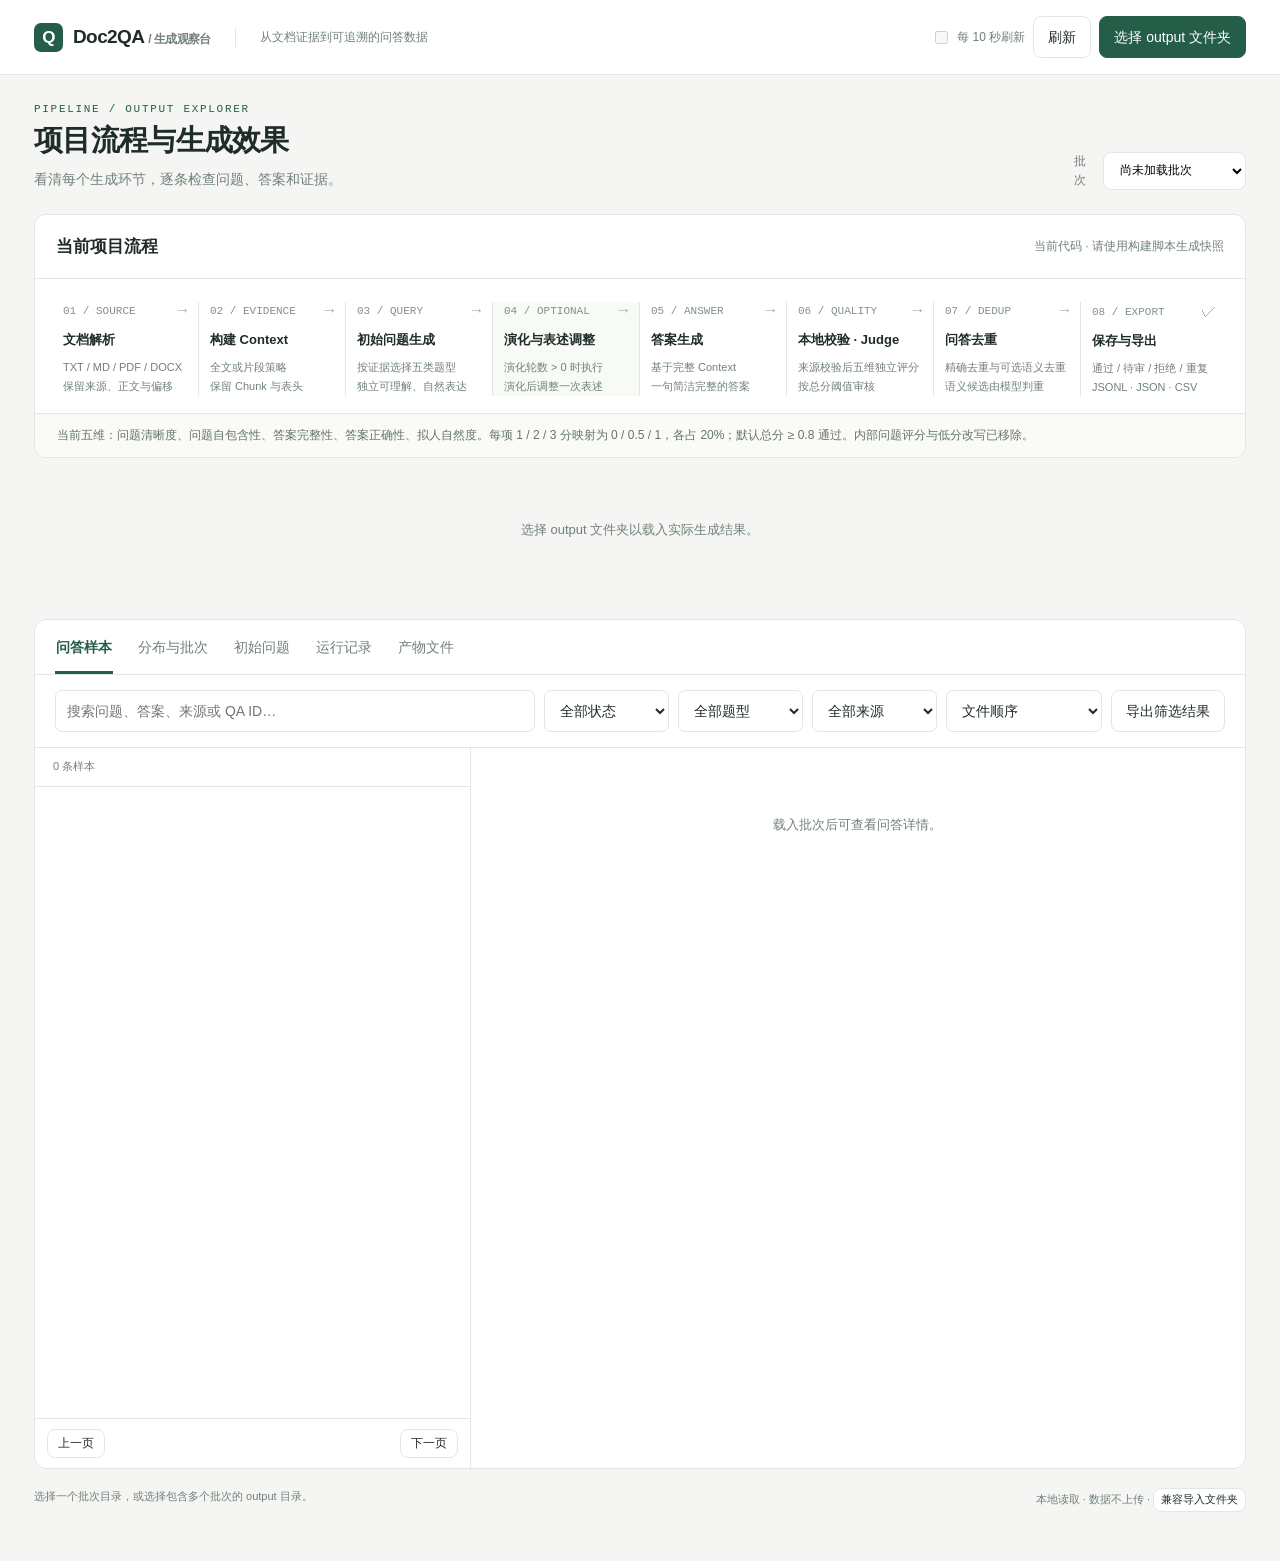
<file: doc2qa/tools/output_viewer.html>
<!doctype html>
<html lang="zh-CN">
<head>
<meta charset="utf-8">
<meta name="viewport" content="width=device-width,initial-scale=1">
<meta name="color-scheme" content="light">
<title>Doc2QA · 流程与生成效果</title>
<style>
:root{--bg:#f5f6f3;--paper:#fff;--ink:#202c2a;--muted:#71807a;--line:#e2e7df;--green:#245d48;--light:#edf4ed;--amber:#a86417;--red:#a74f43;--mono:ui-monospace,SFMono-Regular,Consolas,monospace}
*{box-sizing:border-box}body{margin:0;background:var(--bg);color:var(--ink);font:14px/1.6 -apple-system,BlinkMacSystemFont,"Segoe UI","PingFang SC",sans-serif}button,input,select{font:inherit}button,select{cursor:pointer}button{border:1px solid var(--line);border-radius:8px;background:white;padding:9px 14px;color:var(--ink)}button:hover{border-color:var(--green);background:var(--light)}button:disabled{opacity:.5;cursor:default}button:focus-visible,input:focus-visible,select:focus-visible,summary:focus-visible,a:focus-visible{outline:3px solid #83ac84;outline-offset:3px}.primary{background:var(--green);color:white;border-color:var(--green)}.primary:hover{background:#174431;color:white}a{color:var(--green)}header{border-bottom:1px solid var(--line);background:#ffffffed;position:sticky;top:0;z-index:5}.topbar{max-width:1536px;margin:auto;padding:16px 34px;display:flex;align-items:center;gap:24px}.brand{font-size:19px;font-weight:750;letter-spacing:-.6px;white-space:nowrap}.mark{display:inline-grid;place-items:center;width:29px;height:29px;background:var(--green);color:white;border-radius:7px;font-size:17px;margin-right:10px}.topnote{color:var(--muted);font-size:12px;border-left:1px solid var(--line);padding-left:24px}.actions{display:flex;gap:8px;align-items:center;margin-left:auto}.quiet{font-size:12px;color:var(--muted)}main{max-width:1536px;margin:auto;padding:28px 34px 48px}.eyebrow{font:11px var(--mono);letter-spacing:1.7px;color:var(--green);margin-bottom:6px}h1{font-size:29px;line-height:1.35;margin:0 0 7px;letter-spacing:-.7px}h2{font-size:17px;margin:0}h3{font-size:14px;margin:0}.intro{display:flex;justify-content:space-between;align-items:flex-end;gap:20px;margin-bottom:24px}.intro p{margin:0;color:var(--muted)}.run-picker{display:flex;align-items:center;gap:10px;max-width:52%}.run-picker select{max-width:440px;width:100%;background:white;border:1px solid var(--line);border-radius:8px;padding:10px 32px 10px 12px;font:12px var(--mono)}.panel{background:var(--paper);border:1px solid var(--line);border-radius:12px}.panel-head{padding:18px 21px;display:flex;gap:16px;align-items:center;justify-content:space-between;border-bottom:1px solid var(--line)}.tag{display:inline-block;padding:3px 8px;border-radius:5px;background:#f0f2ee;color:#61716b;font-size:11px;font-weight:500}.tag.green{background:var(--light);color:var(--green)}.tag.amber{background:#fbf0de;color:var(--amber)}.tag.red{background:#f9ece9;color:var(--red)}.flow{margin-bottom:18px}.flow-grid{display:grid;grid-template-columns:repeat(8,minmax(0,1fr));gap:0;padding:23px 17px 17px}.step{position:relative;padding:0 11px;border-right:1px solid var(--line)}.step:last-child{border:0}.step-number{font:11px var(--mono);color:#829288;margin-bottom:10px;display:flex;align-items:center;justify-content:space-between}.step-number:after{content:'→';color:#a4b0a8;font-size:16px}.step:last-child .step-number:after{content:'✓'}.step h3{margin-bottom:7px;font-size:13px}.step p{font-size:11px;color:var(--muted);line-height:1.7;margin:0}.step.optional{background:#f7faf5}.flow-note{padding:12px 22px;background:#fafbf8;font-size:12px;border-top:1px solid var(--line);color:#64736a;border-radius:0 0 12px 12px}.stats{display:grid;grid-template-columns:repeat(6,1fr);gap:12px;margin-bottom:18px}.stat{padding:16px 19px}.stat .label{font-size:12px;color:var(--muted)}.stat .number{font-size:29px;line-height:1.5;font-weight:650;letter-spacing:-.8px}.stat .foot{font-size:11px;color:var(--muted)}.stat .number.green{color:var(--green)}.stat .number.red{color:var(--red)}.notice{border:1px solid #eadcc3;background:#fdf9f0;color:#8a6937;padding:11px 15px;border-radius:8px;font-size:12px;margin-bottom:16px;overflow-wrap:anywhere}.notice.info{background:#edf3ed;border-color:#d6e3d5;color:var(--green)}.notice:empty{display:none}.meta-row{display:flex;gap:8px;flex-wrap:wrap;margin:0 0 16px}.tabs{display:flex;border-bottom:1px solid var(--line);gap:24px;padding:0 20px;background:white;border-radius:12px 12px 0 0}.tab{border:0;border-radius:0;padding:16px 1px 12px;border-bottom:3px solid transparent;color:var(--muted);background:transparent}.tab[aria-selected=true]{border-color:var(--green);color:var(--green);font-weight:650}.tab:hover{background:transparent}.view[hidden]{display:none}.filters{display:flex;gap:9px;padding:15px 20px;border-bottom:1px solid var(--line);flex-wrap:wrap}.filters input,.filters select{border:1px solid var(--line);padding:8px 11px;border-radius:7px;background:#fff;min-width:125px;color:var(--ink)}.filters input{flex:1;min-width:180px}.workspace{display:grid;grid-template-columns:minmax(290px,36%) minmax(0,1fr);height:720px;max-height:85vh}.list-pane{border-right:1px solid var(--line);display:flex;flex-direction:column;min-height:0}.list-top{font-size:11px;padding:10px 18px;color:var(--muted);border-bottom:1px solid var(--line);display:flex;justify-content:space-between;align-items:center}.qa-list{overflow:auto;flex:1}.qa-item{display:block;width:100%;text-align:left;border:0;border-radius:0;border-bottom:1px solid #edf0e9;padding:16px 18px;background:white}.qa-item.selected{background:#f0f5ed;box-shadow:inset 3px 0 var(--green)}.qa-item:hover{background:#f7faf3}.qa-item .q{font-size:13px;line-height:1.6;display:-webkit-box;-webkit-line-clamp:3;-webkit-box-orient:vertical;overflow:hidden}.qa-item .item-meta{display:flex;align-items:center;gap:6px;flex-wrap:wrap;margin-bottom:8px}.qa-item .source{display:block;color:var(--muted);font-size:10px;margin-top:8px;white-space:nowrap;overflow:hidden;text-overflow:ellipsis}.score-text{margin-left:auto;font:12px var(--mono);color:var(--green)}.pager{border-top:1px solid var(--line);display:flex;justify-content:space-between;align-items:center;padding:10px 12px;font-size:11px}.pager button{padding:4px 10px;font-size:12px}.detail{overflow:auto;padding:23px 27px;scroll-behavior:smooth}.detail-id{font:10px var(--mono);color:var(--muted);overflow-wrap:anywhere;margin-bottom:12px}.detail h2{font-size:19px;line-height:1.6;margin:0 0 18px;font-weight:650;overflow-wrap:anywhere}.section-label{font:10px var(--mono);letter-spacing:1px;color:var(--muted);margin-bottom:8px}.answer{background:#f3f6ef;border:1px solid #e6ebdf;border-left:3px solid #648b62;border-radius:6px;padding:15px 17px;line-height:1.85;white-space:pre-wrap;overflow-wrap:anywhere;margin-bottom:23px}.dimensions{display:grid;grid-template-columns:repeat(auto-fit,minmax(115px,1fr));gap:8px;margin-bottom:14px}.dimension{background:#fafbf8;border:1px solid var(--line);border-radius:7px;padding:10px 11px}.dimension .dim-name{font-size:11px;color:var(--muted)}.dimension strong{font:20px var(--mono)}.dimension small{font-size:10px;color:var(--muted)}.meter{height:3px;background:#e5e9e0;margin-top:8px;border-radius:3px;overflow:hidden}.meter i{display:block;height:100%;background:#73966a}.score-note{font-size:11px;color:var(--muted);margin-bottom:20px}.reason{background:#faf0ec;color:var(--red);font-size:12px;padding:10px 12px;border-radius:6px;margin:12px 0;overflow-wrap:anywhere}.evidence{margin-top:20px}.evidence details,.context-block{border:1px solid var(--line);border-radius:7px;margin:8px 0}.evidence summary,.context-block summary{cursor:pointer;padding:11px 13px;font-size:12px;overflow-wrap:anywhere}.quote{padding:13px 16px;margin:0;border-top:1px solid var(--line);background:#fafbf8;font:12px/1.9 var(--mono);white-space:pre-wrap;overflow-wrap:anywhere;max-height:420px;overflow:auto;border-radius:0 0 7px 7px}.quote-info{font:10px var(--mono);color:var(--muted);padding:8px 14px;overflow-wrap:anywhere}.empty{padding:44px 20px;color:var(--muted);font-size:13px;text-align:center}.subtle{color:var(--muted);font-size:12px}.wide-content{padding:20px;min-height:360px}.analytics{display:grid;grid-template-columns:1fr 1fr;gap:22px}.chart-section{border:1px solid var(--line);border-radius:8px;padding:20px}.chart-section h3{margin-bottom:16px}.bar-row{display:grid;grid-template-columns:minmax(100px,1fr) 2fr 36px;gap:12px;align-items:center;margin:12px 0;font-size:12px}.bar-name{overflow:hidden;text-overflow:ellipsis;white-space:nowrap}.bar-track{height:8px;border-radius:5px;background:#edf1e8;overflow:hidden}.bar-fill{height:100%;background:#7d9b70;border-radius:5px}.bar-row b{font:12px var(--mono);text-align:right}.log-list{max-height:620px;overflow:auto}.log-row{padding:12px 2px;border-bottom:1px solid var(--line);display:grid;grid-template-columns:155px 145px 1fr;gap:14px;font-size:12px}.log-row time{font:11px var(--mono);color:var(--muted)}.log-row .message{overflow-wrap:anywhere}.artifact{padding:17px 20px}.artifact select{max-width:100%;width:500px;border:1px solid var(--line);border-radius:7px;padding:9px 12px;margin-bottom:14px;background:white}.raw{font:12px/1.8 var(--mono);background:#fafbf8;border:1px solid var(--line);border-radius:8px;padding:18px;overflow:auto;max-height:650px;white-space:pre-wrap;overflow-wrap:anywhere}.run-facts{display:grid;grid-template-columns:repeat(auto-fit,minmax(200px,1fr));gap:12px;margin-bottom:20px}.fact{padding:14px;border:1px solid var(--line);border-radius:7px;font-size:12px;overflow-wrap:anywhere}.fact small{display:block;color:var(--muted);margin-bottom:5px}.stage-table{width:100%;border-collapse:collapse;font-size:12px}.stage-table th,.stage-table td{text-align:left;padding:11px 12px;border-bottom:1px solid var(--line);vertical-align:top}.stage-table th{background:#f6f8f2;font-weight:500}.stage-table code{font-size:11px;overflow-wrap:anywhere}.toolbar-note{padding:0 20px 14px;color:var(--muted);font-size:11px}footer{display:flex;justify-content:space-between;gap:20px;padding-top:19px;color:var(--muted);font-size:11px}.hide{display:none!important}.check{display:flex;gap:6px;align-items:center;white-space:nowrap}.check input{accent-color:var(--green)}.loading{opacity:.6;pointer-events:none}#toast{position:fixed;bottom:25px;left:50%;transform:translateX(-50%);padding:12px 19px;border-radius:9px;background:#243d31;color:white;z-index:10;max-width:90vw;font-size:12px}#toast:empty{display:none}
@media(min-width:1600px){.workspace{height:780px}}@media(max-width:1050px){.flow-grid{grid-template-columns:repeat(4,1fr);row-gap:23px}.step:nth-child(4){border:0}.stats{grid-template-columns:repeat(3,1fr)}.topnote{display:none}.workspace{grid-template-columns:35% 65%}.detail{padding:20px}.run-picker{max-width:48%}.analytics{grid-template-columns:1fr}}
@media(max-width:700px){.topbar{padding:12px 16px;gap:8px;flex-wrap:wrap}.brand{font-size:17px}.actions{gap:5px}.actions button{font-size:11px;padding:7px 9px}#watch-label{display:none}main{padding:20px 14px}.intro{display:block}.run-picker{max-width:100%;margin-top:15px}.run-picker select{max-width:none}.stats{gap:7px}.stat{padding:11px}.stat .number{font-size:24px}.stat .foot{display:none}.flow-grid{padding:18px 8px;gap:18px 0}.step{padding:0 9px}.step h3{font-size:12px}.step p{font-size:10px}.flow-note{padding:12px;font-size:11px}.panel-head{padding:14px}.panel-head .quiet{display:none}.tabs{gap:16px;padding:0 13px;overflow:auto;white-space:nowrap}.tab{font-size:12px}.filters{padding:12px;gap:7px}.filters select{min-width:0;flex:1;font-size:11px;padding:7px}.filters input{min-width:100%;font-size:12px}.workspace{display:block;height:auto;max-height:none}.list-pane{border-right:0;border-bottom:1px solid var(--line)}.qa-list{max-height:320px}.detail{max-height:850px;padding:19px 16px}.detail h2{font-size:17px}.log-row{grid-template-columns:100px 1fr;gap:6px}.log-row .message{grid-column:1/-1}.wide-content{padding:13px}.stage-table th,.stage-table td{padding:8px}.stage-table th:last-child,.stage-table td:last-child{display:none}.bar-row{grid-template-columns:100px 1fr 30px}.artifact{padding:14px}footer{display:block}.check{font-size:11px}.intro h1{font-size:26px}}
</style>
</head>
<body>
<header><div class="topbar"><div class="brand"><span class="mark">Q</span>Doc2QA <span class="quiet">/ 生成观察台</span></div><div class="topnote">从文档证据到可追溯的问答数据</div><div class="actions"><label class="quiet check" id="watch-label"><input type="checkbox" id="watch" disabled>每 10 秒刷新</label><button id="refresh" title="重新读取已连接的目录">刷新</button><button class="primary" id="open-folder">选择 output 文件夹</button></div></div></header>
<main>
<section class="intro"><div><div class="eyebrow">PIPELINE / OUTPUT EXPLORER</div><h1>项目流程与生成效果</h1><p>看清每个生成环节，逐条检查问题、答案和证据。</p></div><div class="run-picker"><label class="quiet" for="run-select">批次</label><select id="run-select" aria-label="选择批次"><option>尚未加载批次</option></select></div></section>
<section class="panel flow" aria-label="当前项目流程"><div class="panel-head"><h2>当前项目流程</h2><span class="quiet" id="flow-version">读取当前版本…</span></div><div class="flow-grid">
<div class="step"><div class="step-number">01 / SOURCE</div><h3>文档解析</h3><p>TXT / MD / PDF / DOCX<br>保留来源、正文与偏移</p></div>
<div class="step"><div class="step-number">02 / EVIDENCE</div><h3>构建 Context</h3><p>全文或片段策略<br>保留 Chunk 与表头</p></div>
<div class="step"><div class="step-number">03 / QUERY</div><h3>初始问题生成</h3><p>按证据选择五类题型<br>独立可理解、自然表达</p></div>
<div class="step optional"><div class="step-number">04 / OPTIONAL</div><h3>演化与表述调整</h3><p>演化轮数 &gt; 0 时执行<br>演化后调整一次表述</p></div>
<div class="step"><div class="step-number">05 / ANSWER</div><h3>答案生成</h3><p>基于完整 Context<br>一句简洁完整的答案</p></div>
<div class="step"><div class="step-number">06 / QUALITY</div><h3>本地校验 · Judge</h3><p>来源校验后五维独立评分<br>按总分阈值审核</p></div>
<div class="step"><div class="step-number">07 / DEDUP</div><h3>问答去重</h3><p>精确去重与可选语义去重<br>语义候选由模型判重</p></div>
<div class="step"><div class="step-number">08 / EXPORT</div><h3>保存与导出</h3><p>通过 / 待审 / 拒绝 / 重复<br>JSONL · JSON · CSV</p></div>
</div><div class="flow-note">当前五维：问题清晰度、问题自包含性、答案完整性、答案正确性、拟人自然度。每项 1 / 2 / 3 分映射为 0 / 0.5 / 1，各占 20%；默认总分 ≥ 0.8 通过。内部问题评分与低分改写已移除。</div></section>
<div id="notice" class="notice" role="status"></div><div id="load-notice" class="notice info" role="status"></div>
<section class="stats" id="stats" aria-label="批次统计"></section>
<div class="meta-row" id="meta"></div>
<section class="panel">
<div class="tabs" role="tablist" aria-label="结果视图"><button class="tab" role="tab" aria-selected="true" aria-controls="qa-view" id="qa-tab" data-view="qa">问答样本</button><button class="tab" role="tab" aria-selected="false" aria-controls="overview-view" id="overview-tab" data-view="overview">分布与批次</button><button class="tab" role="tab" aria-selected="false" aria-controls="initial-view" id="initial-tab" data-view="initial">初始问题</button><button class="tab" role="tab" aria-selected="false" aria-controls="logs-view" id="logs-tab" data-view="logs">运行记录</button><button class="tab" role="tab" aria-selected="false" aria-controls="files-view" id="files-tab" data-view="files">产物文件</button></div>
<div class="view" role="tabpanel" aria-labelledby="qa-tab" id="qa-view"><div class="filters"><input id="search" type="search" aria-label="搜索问题、答案、来源或 QA ID" placeholder="搜索问题、答案、来源或 QA ID…"><select id="status-filter" aria-label="审核状态"><option value="">全部状态</option></select><select id="type-filter" aria-label="问题类型"><option value="">全部题型</option></select><select id="source-filter" aria-label="来源文档"><option value="">全部来源</option></select><select id="sort" aria-label="排序"><option value="original">文件顺序</option><option value="low">评分从低到高</option><option value="high">评分从高到低</option><option value="latest">生成时间从新到旧</option></select><button id="export">导出筛选结果</button></div><div class="workspace"><div class="list-pane"><div class="list-top"><span id="list-count">0 条样本</span><span id="record-origin"></span></div><div id="qa-list" class="qa-list"></div><div class="pager"><button id="prev">上一页</button><span id="page-label"></span><button id="next">下一页</button></div></div><article class="detail" id="detail" aria-label="问答详情"></article></div></div>
<div class="view" role="tabpanel" aria-labelledby="overview-tab" id="overview-view" hidden><div class="wide-content"><div class="run-facts" id="run-facts"></div><div class="analytics" id="charts"></div><h3 style="margin:24px 0 12px">批次配置与当前流程</h3><div id="stage-info"></div></div></div>
<div class="view" role="tabpanel" aria-labelledby="initial-tab" id="initial-view" hidden><div class="filters"><input type="search" id="initial-search" aria-label="搜索初始问题" placeholder="搜索初始问题…"><select id="initial-context" aria-label="按 Context 查看初始问题"><option value="">全部 Context</option></select></div><div id="initial-list" class="wide-content"></div></div>
<div class="view" role="tabpanel" aria-labelledby="logs-tab" id="logs-view" hidden><div class="filters"><input type="search" id="log-search" aria-label="搜索运行记录" placeholder="搜索阶段、消息或 Context…"><select id="log-status" aria-label="运行记录状态"><option value="">全部状态</option><option value="failed">失败</option><option value="completed">完成</option><option value="started">开始</option><option value="result">结果</option><option value="interrupted">中断</option></select></div><div class="toolbar-note" id="log-note"></div><div class="wide-content log-list" id="logs"></div></div>
<div class="view" role="tabpanel" aria-labelledby="files-tab" id="files-view" hidden><div class="artifact"><label class="section-label" for="file-select">批次产物 / 只读查看</label><br><select id="file-select" aria-label="选择产物文件"></select><pre class="raw" id="file-content"></pre></div></div>
</section>
<footer><span id="footer-source">选择一个批次目录，或选择包含多个批次的 output 目录。</span><span>本地读取 · 数据不上传 · <button id="fallback-import" style="font-size:11px;padding:2px 7px">兼容导入文件夹</button></span></footer>
</main>
<input type="file" id="folder-input" webkitdirectory directory multiple hidden>
<div id="toast" role="status" aria-live="polite"></div>
<script type="application/json" id="snapshot">__DOC2QA_SNAPSHOT__</script>
<script>
"use strict";
const $=id=>document.getElementById(id);
const escapeHTML=value=>String(value??"").replace(/[&<>"']/g,c=>({'&':'&amp;','<':'&lt;','>':'&gt;','"':'&quot;',"'":'&#39;'}[c]));
const fmt=value=>typeof value==='number'&&Number.isFinite(value)?value.toLocaleString('zh-CN'):"—";
const date=value=>{if(!value)return '未记录';const d=new Date(value);return Number.isNaN(+d)?String(value):d.toLocaleString('zh-CN',{hour12:false});};
const basename=value=>String(value??'').split(/[\\/]/).pop();
const statuses={auto_pass:'通过',pending_review:'待审核',rejected:'拒绝',duplicate:'重复',not_validated:'未审核',completed:'已完成',running:'运行中',partial:'部分完成',failed:'失败',interrupted:'已中断',started:'开始',result:'结果'};
const typeNames={factual:'事实',numeric_fact:'数值',list:'列举',conditional:'条件',comparison:'比较'};
const dimNames={question_clarity:'问题清晰度',self_containment:'问题自包含性',completeness:'答案完整性',answer_correctness:'答案正确性',personification:'拟人自然度',groundedness:'证据一致性（旧）',evidence_coverage:'证据覆盖度（旧）'};
const roots=new Set(['manifest.json','validation_manifest.json','deduplication_manifest.json','summary.json','config.json','preparation.json','progress.json','preview.json','candidates.jsonl','scored_candidates.jsonl','dataset.jsonl','dataset.json','review_queue.jsonl','rejected.jsonl','duplicates.jsonl','generated_qa.jsonl','documents.jsonl','chunks.jsonl','contexts.jsonl','events.jsonl','run.log']);
const markers=new Set(['manifest.json','validation_manifest.json','deduplication_manifest.json','summary.json','preview.json','candidates.jsonl','scored_candidates.jsonl','config.json']);
let snapshot={files:[],currentPrompt:'未记录'}, bundles=[], active=null, model=null, filtered=[], selected=null,page=0,handle=null,loading=false,timer=null;
const pageSize=30;
try{snapshot=JSON.parse($('snapshot').textContent);}catch{/* Unbuilt template supports folder loading. */}
function supported(path){const parts=path.split('/');return parts.length===1?roots.has(path):(parts[0]==='intermediate'&&['initial_questions.jsonl','generated_qa.jsonl'].includes(parts.at(-1)))||(parts[0]==='checkpoints'&&path.endsWith('.jsonl'));}
function tag(text,kind=''){return `<span class="tag ${kind}">${escapeHTML(text)}</span>`;}
function statusTag(status){return tag(statuses[status]||status||'未记录',status==='auto_pass'?'green':['rejected','failed'].includes(status)?'red':['pending_review','partial','interrupted'].includes(status)?'amber':'');}
function toast(message){$('toast').textContent=message;clearTimeout(timer);timer=setTimeout(()=>$('toast').textContent='',5000);}
function buildModel(bundle){
 const warnings=[...(bundle.warnings||[])],files=new Map(bundle.files.map(f=>[f.path,f]));
 function read(path){const file=files.get(path);if(!file)return null;const text=file.text.replace(/^\uFEFF/,'');if(path.endsWith('.jsonl')){const rows=[];for(const [i,line]of text.split(/\r?\n/).entries()){if(!line.trim())continue;try{rows.push(JSON.parse(line));}catch{warnings.push(`${path} 第 ${i+1} 行不是有效 JSON，已跳过。`);}}return rows;}try{return JSON.parse(text);}catch{warnings.push(`${path} 无法解析 JSON。`);return null;}}
 const manifest=read('manifest.json')||read('validation_manifest.json')||read('deduplication_manifest.json')||{};
 const config=read('config.json')||manifest.config||{},summary=read('summary.json')||manifest.summary||{},progress=read('progress.json')||{};
 const docs=read('documents.jsonl')||[],chunks=read('chunks.jsonl')||[],contexts=read('contexts.jsonl')||[];
 const events=read('events.jsonl')||[],initial=[],generated=[];
 for(const path of files.keys()){if(path.startsWith('intermediate/')&&path.endsWith('/initial_questions.jsonl'))initial.push(...(read(path)||[]));if(path.startsWith('intermediate/')&&path.endsWith('/generated_qa.jsonl'))generated.push(...(read(path)||[]));}
 let records=[],origin='',provisional=false;
 if(files.has('candidates.jsonl')){records=read('candidates.jsonl')||[];origin='candidates.jsonl';}
 else{
  const queues=['dataset.jsonl','review_queue.jsonl','rejected.jsonl','duplicates.jsonl'].filter(p=>files.has(p));
  if(queues.length){const values=new Map();for(const path of queues)for(const row of read(path)||[])values.set(row.qa_id||JSON.stringify(row),row);records=[...values.values()];origin='最终导出队列';}
  else if(files.has('scored_candidates.jsonl')){records=read('scored_candidates.jsonl')||[];origin='去重前评分快照';provisional=true;}
  else{const validated=[...files.keys()].filter(p=>p.startsWith('checkpoints/')&&p.includes('validated')&&p.endsWith('.jsonl'));const candidates=[...files.keys()].filter(p=>p.startsWith('checkpoints/')&&p.endsWith('.jsonl')&&!p.includes('validated'));const paths=[...candidates,...validated];for(const path of paths)records.push(...(read(path)||[]));if(records.length){const savedContexts=new Set(records.map(q=>q.context_id));records.push(...generated.filter(q=>!savedContexts.has(q.context_id)));origin='生成与审核检查点（去重 / 导出未完成）';provisional=true;}}
  if(!records.length&&files.has('dataset.json')){records=read('dataset.json')||[];origin='dataset.json';}
 }
 if(!records.length&&!files.has('candidates.jsonl')){records=generated.length?generated:read('generated_qa.jsonl')||[];origin='生成中间结果';provisional=true;}
 if(!Array.isArray(records)){warnings.push('问答数据不是数组。');records=[];}
 const docMap=new Map(docs.map(d=>[d.document_id,d])),chunkMap=new Map(chunks.map(c=>[c.chunk_id,c])),contextMap=new Map(contexts.map(c=>[c.context_id,c]));
 // Each unvalidated retry is identified by its attempt and item, never presented as a final QA.
 const generatedTimes=new Map(generated.map(q=>[[q.context_id,q.question].join(':'),q.timestamp]));
 const unique=new Map();records.forEach((q,i)=>{if(!q||typeof q!=='object'||Array.isArray(q)){warnings.push('跳过无效问答记录。');return;}const key=q.qa_id||[q.context_id||'',q.attempt_id||'',q.item_index??i].join(':');unique.set(key,{...q,_key:key});});
 records=[...unique.values()].map(q=>({...q,question:String(q.question??q.input??''),answer:String(q.answer??q.expected_output??''),review_status:q.review_status||'not_validated',_generatedAt:q.timestamp||generatedTimes.get([q.context_id,q.question||q.input].join(':'))||null,_sources:[...new Set([...(q.source_document_ids||contextMap.get(q.context_id)?.document_ids||[]).map(id=>docMap.get(id)?.path||id),...(q.evidence||[]).map(e=>e.source_file||docMap.get(e.document_id)?.path).filter(Boolean)])]}));
 const counts={auto_pass:0,pending_review:0,rejected:0,duplicate:0,not_validated:0};records.forEach(q=>counts[q.review_status]=(counts[q.review_status]||0)+1);
 const promptVersion=manifest.prompt_version||[...new Set(records.map(q=>q.generation_metadata?.prompt_version).filter(Boolean))].join(' / ')||'未记录';
 return {bundle,files,read,manifest,config,summary,progress,docs,chunks,contexts,docMap,chunkMap,contextMap,events,initial,records,origin,provisional,counts,warnings,promptVersion};
}
function discover(files,source){
 const groups=new Map();for(const file of files){const parts=file.path.split('/');const name=parts.pop();if(markers.has(name)&&!parts.some(p=>['intermediate','checkpoints'].includes(p))){const root=parts.join('/');if(!groups.has(root))groups.set(root,[]);}}
 for(const [root]of groups){const prefix=root?root+'/':'';for(const file of files){if(!file.path.startsWith(prefix))continue;const path=file.path.slice(prefix.length);if(supported(path))groups.get(root).push({...file,path});}}
 return [...groups].filter(([,list])=>list.length).map(([root,list])=>({name:basename(root)||source,source:root||source,files:list,capturedAt:new Date().toISOString(),currentPrompt:snapshot.currentPrompt,modified:Math.max(...list.filter(f=>['manifest.json','progress.json','summary.json','candidates.jsonl','preview.json'].includes(f.path)).map(f=>f.modified||0),0)})).sort((a,b)=>b.modified-a.modified);
}
function selectOptions(id,values,label,display=x=>x){const control=$(id),previous=control.value;control.replaceChildren(new Option(label,''),...values.map(value=>new Option(display(value),value)));if(values.includes(previous))control.value=previous;}
function setBundles(value,keep=false){if(!value.length)throw new Error('没有找到批次文件。请选择具体批次，或包含批次子目录的 output 文件夹。');const name=active?.name;bundles=value;$('run-select').replaceChildren(...bundles.map((b,i)=>new Option(b.name,String(i))));const index=keep?Math.max(0,bundles.findIndex(b=>b.name===name)):0;$('run-select').value=String(index);activate(index,keep);}
function activate(index,keep=false){
 const old=selected;active=bundles[index];model=buildModel(active);page=keep?page:0;selected=keep?old:null;
 if(!keep){$('search').value='';$('status-filter').value='';$('type-filter').value='';$('source-filter').value='';}
 $('flow-version').textContent=`当前代码 · ${snapshot.currentPrompt||active.currentPrompt||'未记录'}`;
 selectOptions('status-filter',[...new Set(model.records.map(q=>q.review_status))],'全部状态',x=>statuses[x]||x);
 selectOptions('type-filter',[...new Set(model.records.map(q=>q.qa_type).filter(Boolean))].sort(),'全部题型',x=>`${typeNames[x]||x} · ${x}`);
 selectOptions('source-filter',[...new Set(model.records.flatMap(q=>q._sources))].sort(),'全部来源',basename);
 selectOptions('initial-context',[...new Set(model.initial.map(q=>q.context_id).filter(Boolean))],'全部 Context',id=>`${contextSource(id)} · ${id.slice(-8)}`);
 $('file-select').replaceChildren(...[...model.files.keys()].sort().map(p=>new Option(p,p)));if(model.files.has('summary.json'))$('file-select').value='summary.json';
 renderHeader();renderQA();renderOverview();renderInitial();renderLogs();renderFile();
 $('footer-source').textContent=`${active.source||active.name} · 读取于 ${date(active.capturedAt)}`;
}
function renderHeader(){
 const m=model,c=m.counts,total=m.records.length,passed=c.auto_pass||0,judged=m.records.filter(q=>typeof q.quality_scores?.overall==='number');
 const average=judged.length?judged.reduce((a,q)=>a+q.quality_scores.overall,0)/judged.length:null;
 const items=[['候选问答',total,`已读取 ${model.contexts.length||Object.keys(model.progress.contexts||{}).length} 个 Context`,''],[m.provisional?'评分通过（未最终导出）':'最终通过',passed,`${total?(passed/total*100).toFixed(1):'0.0'}% ${m.provisional?'当前通过比例':'最终通过率'}`,'green'],['待审核',(c.pending_review||0)+(c.not_validated||0),'含尚未审核的生成结果',''],['拒绝',c.rejected||0,'未通过本地检查或评分','red'],['重复',c.duplicate||0,'去重后标记的样本',''],['平均总分',average===null?'—':average.toFixed(2),`基于 ${judged.length} 条有效总分`,'green']];
 $('stats').innerHTML=items.map(([label,note,foot,color])=>`<div class="panel stat"><div class="label">${escapeHTML(label)}</div><div class="number ${color}">${escapeHTML(note)}</div><div class="foot">${escapeHTML(foot)}</div></div>`).join('');
 const version=m.promptVersion,warnings=[];if(version!=='未记录'&&snapshot.currentPrompt&&version!==snapshot.currentPrompt)warnings.push(`此批次使用 ${version}，与当前 ${snapshot.currentPrompt} 不同。下面展示历史生成结果及原有评分，不代表最新 prompt 已重新生成或复验。`);
 if(m.provisional)warnings.push(`当前读取的是${m.origin}，审核或最终去重尚未完成。`);
 if(m.manifest.smoke||m.records.some(q=>q.generation_metadata?.not_model_generated))warnings.push('此批次包含离线演练占位样本，并非真实模型生成与审核的 QA。');
 if(Number.isFinite(m.summary.candidates)&&m.summary.candidates!==total)warnings.push(`summary 记载 ${m.summary.candidates} 条候选，实际读取 ${total} 条；页面统计按已读取记录计算。`);
 if(m.manifest.errors?.length)warnings.push(`批次记录 ${m.manifest.errors.length} 个异常，详情见运行记录与 manifest 文件。`);
 warnings.push(...m.warnings.slice(0,6));if(m.warnings.length>6)warnings.push(`另有 ${m.warnings.length-6} 条读取警告。`);
 $('notice').textContent=warnings.join(' ');
 $('load-notice').textContent=handle?'已连接本地目录。刷新可重新读取文件，也可开启每 10 秒刷新。':'当前显示离线快照。点击「选择 output 文件夹」读取其他批次；支持直接选批次或选择包含多个批次的父目录。';
 $('meta').innerHTML=[statusTag(m.progress.status||m.manifest.status||'未记录'),tag(`批次 Prompt：${version}`),tag(`演化：${m.config.synthesis?.num_evolutions??'未记录'} 轮`),tag(`策略：${m.config.context?.strategy||'未记录'}`),tag(`阈值：${m.config.quality?.overall_threshold??'未记录'}`),tag(`更新：${date(m.progress.updated_at||m.manifest.updated_at||m.manifest.started_at)}`)].join('');
}
function contextSource(id){const ctx=model.contextMap.get(id);return ctx?(ctx.document_ids||[]).map(d=>basename(model.docMap.get(d)?.path||d)).join(' + '):id||'未记录';}
function score(q){const n=q.quality_scores?.overall;return typeof n==='number'&&Number.isFinite(n)?n:null;}
function renderQA(){
 if(!model)return;
 const query=$('search').value.toLowerCase(),status=$('status-filter').value,type=$('type-filter').value,source=$('source-filter').value;
 filtered=model.records.filter(q=>(!status||q.review_status===status)&&(!type||q.qa_type===type)&&(!source||q._sources.includes(source))&&(!query||[q.question,q.answer,q.qa_id,...q._sources].join(' ').toLowerCase().includes(query)));
 const sort=$('sort').value;if(sort==='low'||sort==='high')filtered.sort((a,b)=>{const x=score(a),y=score(b);if(x===null)return y===null?0:1;if(y===null)return -1;return sort==='low'?x-y:y-x;});
 if(sort==='latest')filtered.sort((a,b)=>(Date.parse(b._generatedAt)||0)-(Date.parse(a._generatedAt)||0));
 page=Math.max(0,Math.min(page,Math.ceil(filtered.length/pageSize)-1));if(!filtered.some(q=>q._key===selected))selected=filtered[0]?._key??null;
 const visible=filtered.slice(page*pageSize,(page+1)*pageSize);
 $('list-count').textContent=`${filtered.length} / ${model.records.length} 条样本`;$('record-origin').textContent=model.provisional?'中间快照':'最终输出';
 $('qa-list').innerHTML=visible.length?visible.map(q=>`<button class="qa-item ${q._key===selected?'selected':''}" data-key="${escapeHTML(q._key)}" aria-pressed="${q._key===selected}"><span class="item-meta">${statusTag(q.review_status)}${tag(typeNames[q.qa_type]||q.qa_type||'未分类')}<span class="score-text">${score(q)===null?'未评分':score(q).toFixed(2)}</span></span><span class="q">${escapeHTML(q.question)}</span><span class="source">${escapeHTML(q._sources.map(basename).join(' + ')||contextSource(q.context_id))}</span></button>`).join(''):'<div class="empty">没有符合条件的问答。</div>';
 $('page-label').textContent=filtered.length?`${page+1} / ${Math.ceil(filtered.length/pageSize)} 页`:'0 / 0 页';$('prev').disabled=page===0;$('next').disabled=(page+1)*pageSize>=filtered.length;$('export').disabled=!filtered.length;
 renderDetail();
}
function renderDetail(){
 const q=model.records.find(q=>q._key===selected);if(!q){$('detail').innerHTML='<div class="empty">选择左侧问答查看答案、评分和来源。</div>';return;}
 const raw=q.judge_result||{},scores=q.quality_scores||{},dimensions=[...new Set([...Object.keys(raw),...Object.keys(scores)])].filter(k=>k!=='overall'&&typeof(raw[k]??scores[k])==='number');
 const dimHTML=dimensions.map(k=>{const n=raw[k],mapped=scores[k];const ratio=typeof mapped==='number'?mapped:typeof n==='number'?(n-1)/2:0;return `<div class="dimension"><div class="dim-name" title="${escapeHTML(k)}">${escapeHTML(dimNames[k]||k)}</div><strong>${escapeHTML(n??(typeof mapped==='number'?mapped.toFixed(2):'—'))}</strong><small> ${n!==undefined?'/ 3':'映射分'}</small><div class="meter"><i style="width:${Math.max(0,Math.min(100,ratio*100))}%"></i></div></div>`;}).join('');
 const evidence=Array.isArray(q.evidence)?q.evidence:[],ctx=model.contextMap.get(q.context_id),contextChunks=ctx?[...(ctx.chunk_ids||[]),...(ctx.support_chunk_ids||[])].map(id=>model.chunkMap.get(id)).filter(Boolean):[];
 const sources=evidence.map((e,i)=>`<details ${i===0?'open':''}><summary>${i+1}. ${escapeHTML(basename(e.source_file)||e.document_id||'来源')} <span class="quiet">${escapeHTML((e.section_path||[]).slice(1).join(' / '))}</span></summary><div class="quote-info">${escapeHTML(e.chunk_id||'')} · 字符 ${escapeHTML(e.char_start??'?')}–${escapeHTML(e.char_end??'?')}</div><pre class="quote">${escapeHTML(e.quote||'未记录引用内容')}</pre></details>`).join('');
 $('detail').innerHTML=`<div class="detail-id">${escapeHTML(q.qa_id||'生成中间结果')} · ${escapeHTML(q.context_id||'无 Context ID')}</div><h2>${escapeHTML(q.question)}</h2><div class="section-label">ANSWER / 答案</div><div class="answer">${escapeHTML(q.answer||'答案尚未生成')}</div><div class="section-label">QUALITY / 原始评分</div>${dimensions.length?`<div class="dimensions">${dimHTML}</div><div class="score-note">总分 ${score(q)===null?'未记录':score(q).toFixed(2)} · 展示批次实际保存的维度和分数${dimensions.some(k=>['groundedness','evidence_coverage'].includes(k))?' · 此批次采用旧评分维度':''}。</div>`:'<div class="score-note">此记录尚无有效评分。</div>'}${(q.reasons||[]).length?`<div class="reason">审核标记：${escapeHTML(q.reasons.join(' · '))}</div>`:''}${q.duplicate_of?`<div class="score-note">重复于：${escapeHTML(q.duplicate_of)}</div>`:''}<section class="evidence"><div class="section-label">EVIDENCE / 已有引用 · ${evidence.length} 处</div>${sources||'<p class="subtle">此记录没有已保存引用，可在下方或产物文件中查看 Context。</p>'}</section>${contextChunks.length?`<details class="context-block"><summary>查看完整 Context · ${contextChunks.length} 个片段</summary><pre class="quote">${escapeHTML(contextChunks.map(c=>`[${c.chunk_id}]\n${c.text}`).join('\n\n'))}</pre></details>`:''}<details class="context-block"><summary>查看此条原始 JSON</summary><pre class="quote">${escapeHTML(JSON.stringify(stripInternal(q),null,2))}</pre></details>`;
}
function bars(title,entries){const max=Math.max(...entries.map(([,n])=>n),1);return `<div class="chart-section"><h3>${escapeHTML(title)}</h3>${entries.length?entries.map(([name,n])=>`<div class="bar-row"><span class="bar-name" title="${escapeHTML(name)}">${escapeHTML(name)}</span><div class="bar-track"><div class="bar-fill" style="width:${n/max*100}%"></div></div><b>${fmt(n)}</b></div>`).join(''):'<p class="subtle">暂无数据</p>'}</div>`;}
function renderOverview(){
 const m=model,count=key=>Object.entries(m.records.reduce((v,q)=>{const k=q[key]||'未记录';v[k]=(v[k]||0)+1;return v;},{}));
 const types=count('qa_type').map(([k,n])=>[`${typeNames[k]||k} / ${k}`,n]),sources=new Map();for(const q of m.records)for(const source of q._sources)sources.set(source,(sources.get(source)||0)+1);
 const dimensions=new Map();for(const q of m.records)for(const [key,value]of Object.entries(q.quality_scores||{})){if(key==='overall'||typeof value!=='number')continue;const item=dimensions.get(key)||[0,0];item[0]+=value;item[1]++;dimensions.set(key,item);}
 $('charts').innerHTML=bars('审核状态',count('review_status').map(([k,n])=>[statuses[k]||k,n]))+bars('问题类型 · 全部候选',types)+bars('来源覆盖 · 全部候选',[...sources].map(([s,n])=>[basename(s),n]))+`<div class="chart-section"><h3>各维度平均映射分</h3>${[...dimensions].map(([k,[sum,n]])=>`<div class="bar-row"><span class="bar-name" title="${escapeHTML(k)}">${escapeHTML(dimNames[k]||k)}</span><div class="bar-track"><div class="bar-fill" style="width:${Math.max(0,Math.min(100,sum/n*100))}%"></div></div><b>${(sum/n).toFixed(2)}</b></div>`).join('')||'<p class="subtle">暂无已评分记录</p>'}</div>`;
 const facts=[['批次目录',m.bundle.source||m.bundle.name],['Prompt 版本',m.promptVersion],['生成模型',m.config.synthesis?.model||'未记录'],['审核模型',m.config.synthesis?.judge_model||'未记录'],['输出语言',m.config.language||'未记录'],['开始时间',date(m.manifest.started_at)],['来源文档 / Context',`${m.docs.length} / ${m.contexts.length}`],['数据读取来源',m.origin||'未找到 QA']];
 $('run-facts').innerHTML=facts.map(([label,value])=>`<div class="fact"><small>${escapeHTML(label)}</small>${escapeHTML(value)}</div>`).join('');
 const rows=[['Context 构建',m.config.context?.strategy||'未记录','whole_document 保留整篇正文；chunks 支持片段组合。'],['演化与表述调整',m.config.synthesis?.num_evolutions===undefined?'未记录':`${m.config.synthesis.num_evolutions} 轮 · ${m.config.synthesis.num_evolutions>0?'启用':'跳过'}`,'轮数为 0 时两阶段均跳过。'],['题型范围',(m.config.synthesis?.question_types||[]).join(', ')||'未记录','每个 Context 按证据选择组合，不要求等量。'],['五维评分',[...dimensions.keys()].join(', ')||'暂无已保存维度','当前代码使用清晰度、自包含性、完整性、正确性、拟人自然度。'],['通过阈值',m.config.quality?.overall_threshold??'未记录','1 / 2 / 3 映射为 0 / 0.5 / 1，五项等权汇总。'],['语义去重',m.config.quality?.semantic_dedup===undefined?'未记录':m.config.quality.semantic_dedup?'启用':'关闭','在精确去重后执行；服务失败的记录可能保留待审。']];
 $('stage-info').innerHTML=`<table class="stage-table"><thead><tr><th>环节</th><th>此批次保存的配置 / 结果</th><th>当前流程说明</th></tr></thead><tbody>${rows.map(row=>`<tr>${row.map(cell=>`<td>${escapeHTML(cell)}</td>`).join('')}</tr>`).join('')}</tbody></table>`;
}
function renderInitial(){
 if(!model)return;const query=$('initial-search').value.toLowerCase(),context=$('initial-context').value;
 const rows=model.initial.filter(q=>(!context||q.context_id===context)&&(!query||String(q.input||'').toLowerCase().includes(query)));
 $('initial-list').innerHTML=rows.length?`<div class="subtle" style="margin-bottom:12px">${rows.length} 条初始问题 · 保留各次 attempt 的记录，方便核对续跑历史。</div>${rows.map(q=>`<div style="padding:13px 0;border-bottom:1px solid var(--line)"><div style="margin-bottom:6px">${tag(typeNames[q.qa_type]||q.qa_type||'未分类')}${tag(q.used_in_synthesis===false?'未被本次合成采用':'用于合成',q.used_in_synthesis===false?'':'green')}</div><div>${escapeHTML(q.input)}</div><div class="quiet" style="margin-top:5px">${escapeHTML(contextSource(q.context_id))} · #${escapeHTML(q.item_index??'?')} · ${escapeHTML(date(q.timestamp))} · attempt ${escapeHTML(q.attempt_id||'未记录')}</div></div>`).join('')}`:'<div class="empty">未找到初始问题记录。该批次可能只执行复验或去重，或尚未保存初始问题。</div>';
}
function renderLogs(){
 if(!model)return;const query=$('log-search').value.toLowerCase(),status=$('log-status').value;
 const all=model.events.filter(e=>(!status||e.status===status)&&(!query||[e.message,e.stage,e.context_id].join(' ').toLowerCase().includes(query)));
 const rows=all.slice(-500).reverse();$('log-note').textContent=`匹配 ${all.length} 条事件，按文件顺序倒序显示最近 ${rows.length} 条。`;
 $('logs').innerHTML=rows.length?rows.map(e=>`<div class="log-row"><time>${escapeHTML(date(e.timestamp))}</time><span>${statusTag(e.status)} <span class="quiet">${escapeHTML(e.stage)}</span></span><div class="message">${escapeHTML(e.message||'')} ${e.context_id?`<div class="quiet">${escapeHTML(e.context_id)}</div>`:''}</div></div>`).join(''):'<div class="empty">没有匹配事件。可在「产物文件」查看 run.log。</div>';
}
function renderFile(){if(!model)return;const path=$('file-select').value,file=model.files.get(path);let content=file?.text||'文件为空或未提供。';if(path.endsWith('.json')){try{content=JSON.stringify(JSON.parse(content),null,2);}catch{}}$('file-content').textContent=content;}
function stripInternal(q){return Object.fromEntries(Object.entries(q).filter(([k])=>!k.startsWith('_')));}
async function readHandle(root){const files=[];async function walk(dir,prefix=''){for await(const [name,entry]of dir.entries()){if(name.startsWith('.'))continue;const path=prefix+name;if(entry.kind==='directory'){// Only traverse output batches and known artifact folders.
 if(!prefix||!prefix.split('/').some(p=>['intermediate','checkpoints'].includes(p))||prefix.includes('intermediate/'))await walk(entry,path+'/');
 }else{const parts=path.split('/');const probable=roots.has(name)||(parts.some(p=>['intermediate','checkpoints'].includes(p))&&name.endsWith('.jsonl'));if(probable){const file=await entry.getFile();files.push({path,text:await file.text(),modified:file.lastModified});}}}}await walk(root);return discover(files,root.name);}
async function connect(){
 if(loading)return;
 if(typeof window.showDirectoryPicker==='function'){try{const next=await window.showDirectoryPicker({mode:'read'});loading=true;const value=await readHandle(next);if(!value.length)throw new Error('没有找到批次数据，请选择批次目录或 output 父目录。');handle=next;setBundles(value);$('watch').disabled=false;toast(`已读取 ${value.length} 个批次，默认展示最近更新的批次。`);}catch(error){if(error.name!=='AbortError')toast(`读取目录失败：${error.message}。可使用文件夹导入。`);if(error.name==='SecurityError'||error.name==='TypeError')$('folder-input').click();}finally{loading=false;}}
 else $('folder-input').click();
}
async function refresh(){if(loading)return;if(!handle){toast('离线快照不会自动更新。重新选择文件夹，或重新生成 HTML 快照。');return connect();}loading=true;try{const value=await readHandle(handle);setBundles(value,true);toast('已重新读取目录。');}catch(error){$('watch').checked=false;toast(`刷新失败：${error.message}`);}finally{loading=false;}}
$('open-folder').addEventListener('click',connect);$('refresh').addEventListener('click',refresh);$('fallback-import').addEventListener('click',()=>$('folder-input').click());
$('folder-input').addEventListener('change',async event=>{loading=true;try{const picked=[...event.target.files],files=[];for(const file of picked){const path=file.webkitRelativePath||file.name;const parts=path.split('/');if(!roots.has(parts.at(-1))&&!(parts.some(p=>['intermediate','checkpoints'].includes(p))&&path.endsWith('.jsonl')))continue;files.push({path,text:await file.text(),modified:file.lastModified});}handle=null;$('watch').checked=false;$('watch').disabled=true;setBundles(discover(files,'所选目录'));toast('目录读取完成。此浏览器需重新选择目录来更新文件。');}catch(error){toast(error.message);}finally{loading=false;event.target.value='';}});
$('run-select').addEventListener('change',event=>activate(Number(event.target.value)));
document.querySelectorAll('.tab').forEach(button=>button.addEventListener('click',()=>{document.querySelectorAll('.tab').forEach(tab=>tab.setAttribute('aria-selected',String(tab===button)));document.querySelectorAll('.view').forEach(view=>view.hidden=view.id!==button.dataset.view+'-view');}));
['search','status-filter','type-filter','source-filter','sort'].forEach(id=>$(id).addEventListener(id==='search'?'input':'change',()=>{page=0;renderQA();}));
$('qa-list').addEventListener('click',event=>{const button=event.target.closest('[data-key]');if(!button)return;selected=button.dataset.key;renderQA();$('detail').scrollTop=0;});
$('prev').addEventListener('click',()=>{page--;renderQA();$('qa-list').scrollTop=0;});$('next').addEventListener('click',()=>{page++;renderQA();$('qa-list').scrollTop=0;});
$('initial-search').addEventListener('input',renderInitial);$('initial-context').addEventListener('change',renderInitial);$('log-search').addEventListener('input',renderLogs);$('log-status').addEventListener('change',renderLogs);$('file-select').addEventListener('change',renderFile);
$('export').addEventListener('click',()=>{if(!active||!filtered.length)return;const blob=new Blob([filtered.map(q=>JSON.stringify(stripInternal(q))).join('\n')+'\n'],{type:'application/x-ndjson;charset=utf-8'});const url=URL.createObjectURL(blob),link=document.createElement('a');link.href=url;link.download=`${active.name}_filtered.jsonl`;link.click();setTimeout(()=>URL.revokeObjectURL(url),1000);});
setInterval(()=>{if($('watch').checked&&handle&&!document.hidden)refresh();},10000);
if(snapshot.files?.length){setBundles([snapshot]);}else{$('flow-version').textContent='当前代码 · 请使用构建脚本生成快照';$('stats').innerHTML='<div class="empty" style="grid-column:1/-1">选择 output 文件夹以载入实际生成结果。</div>';$('detail').innerHTML='<div class="empty">载入批次后可查看问答详情。</div>';}
</script>
</body>
</html>
</file>
